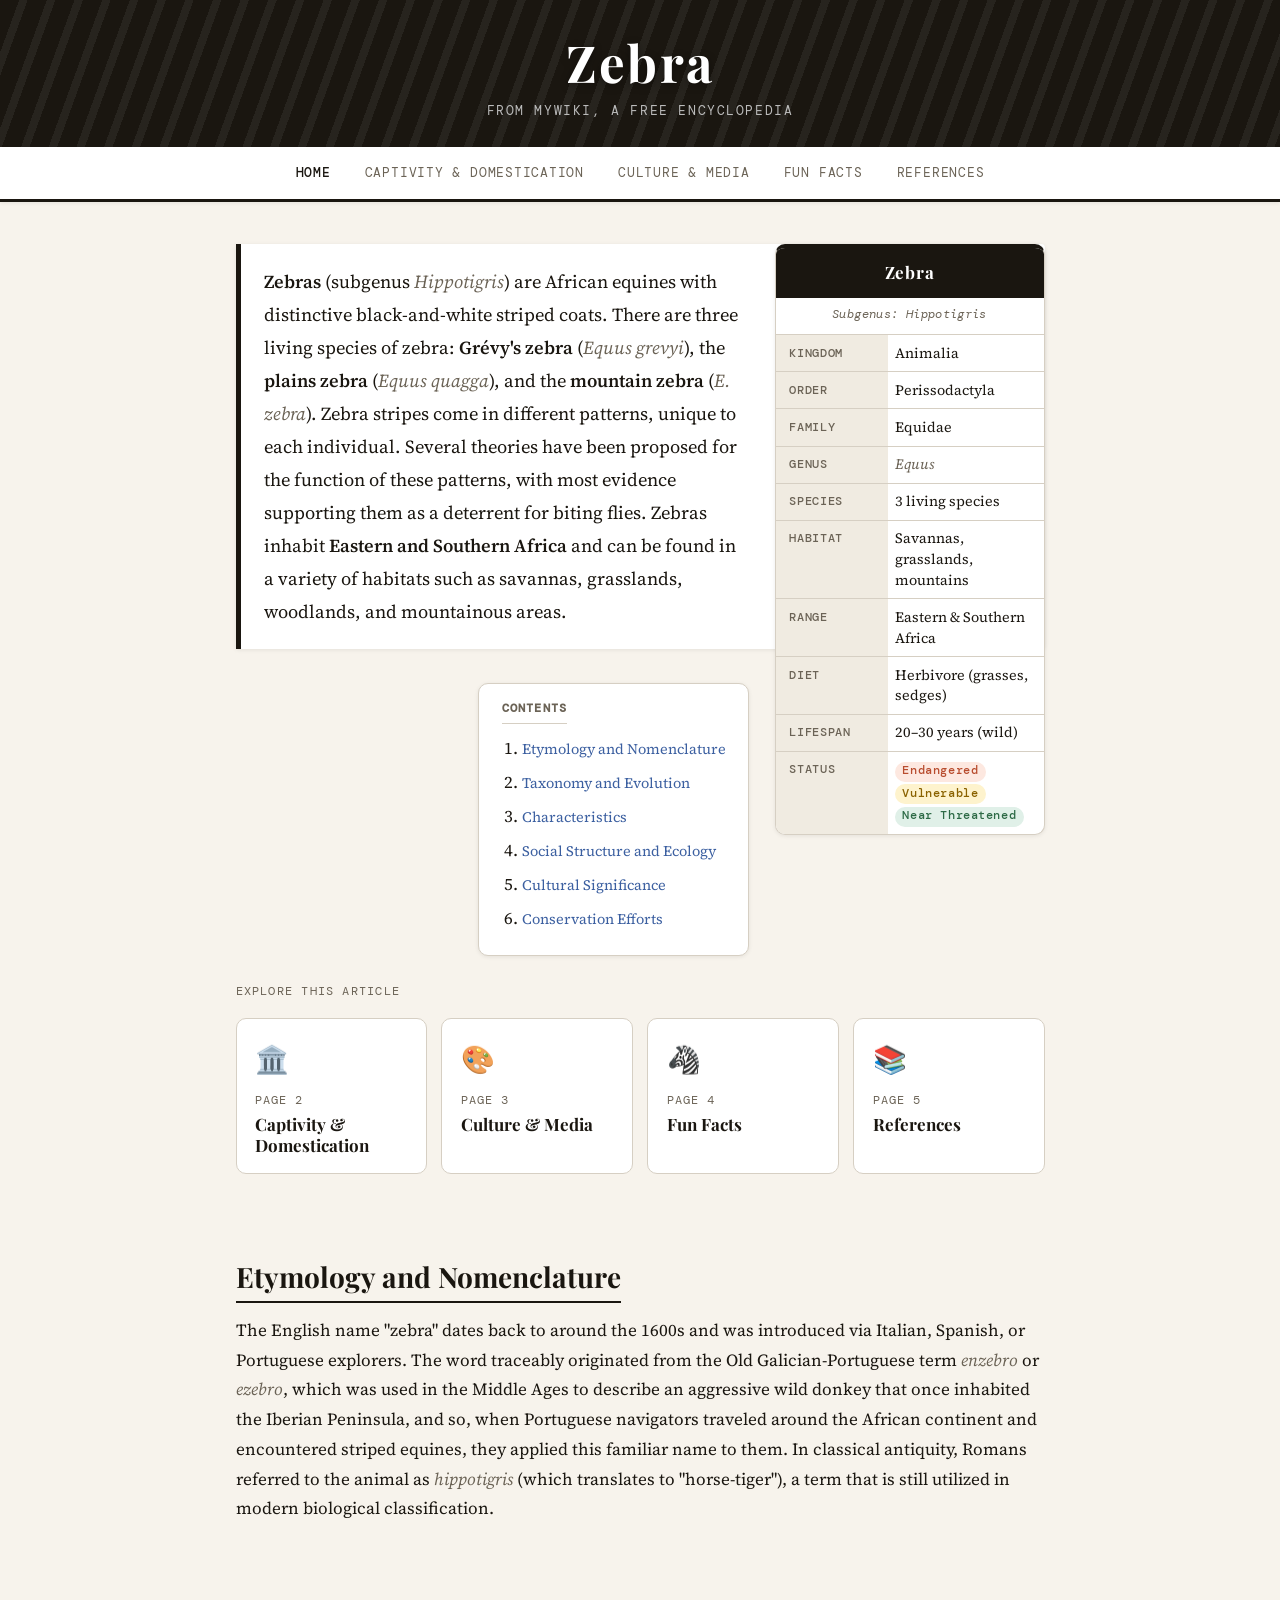
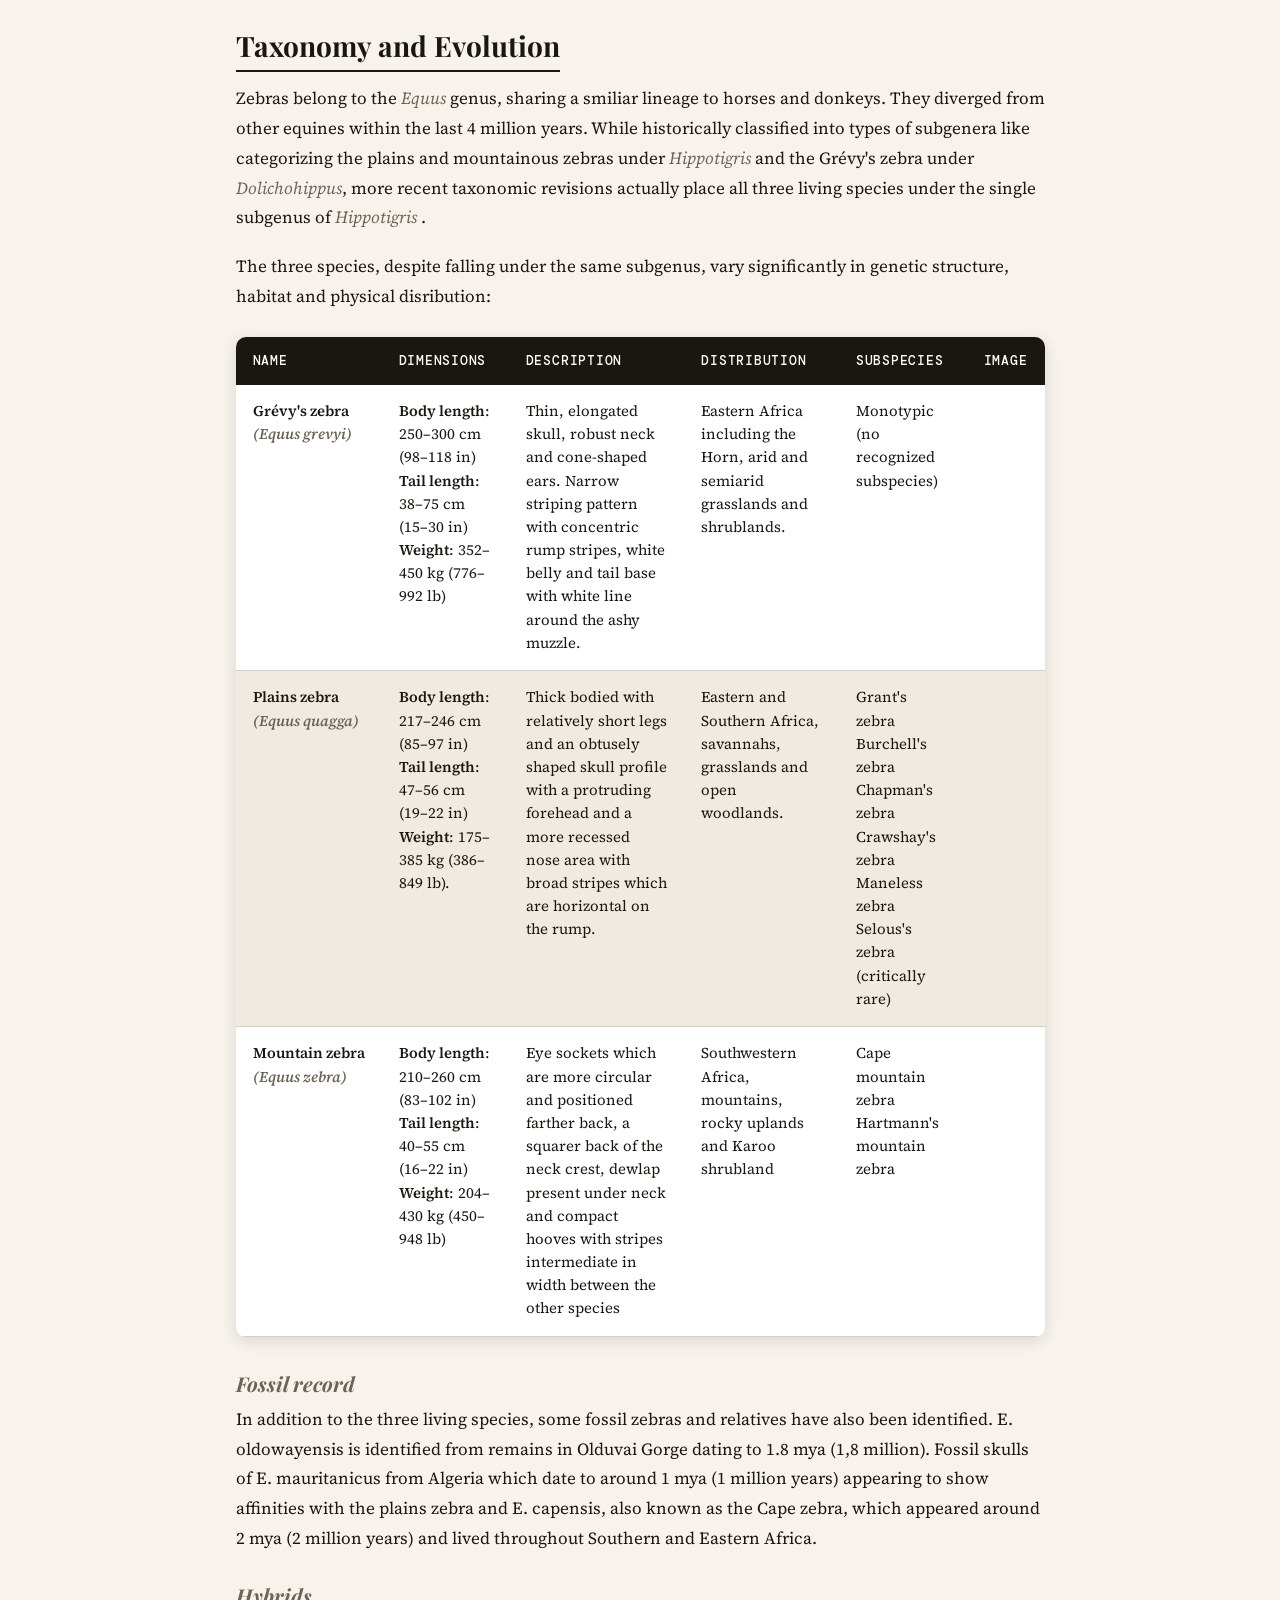
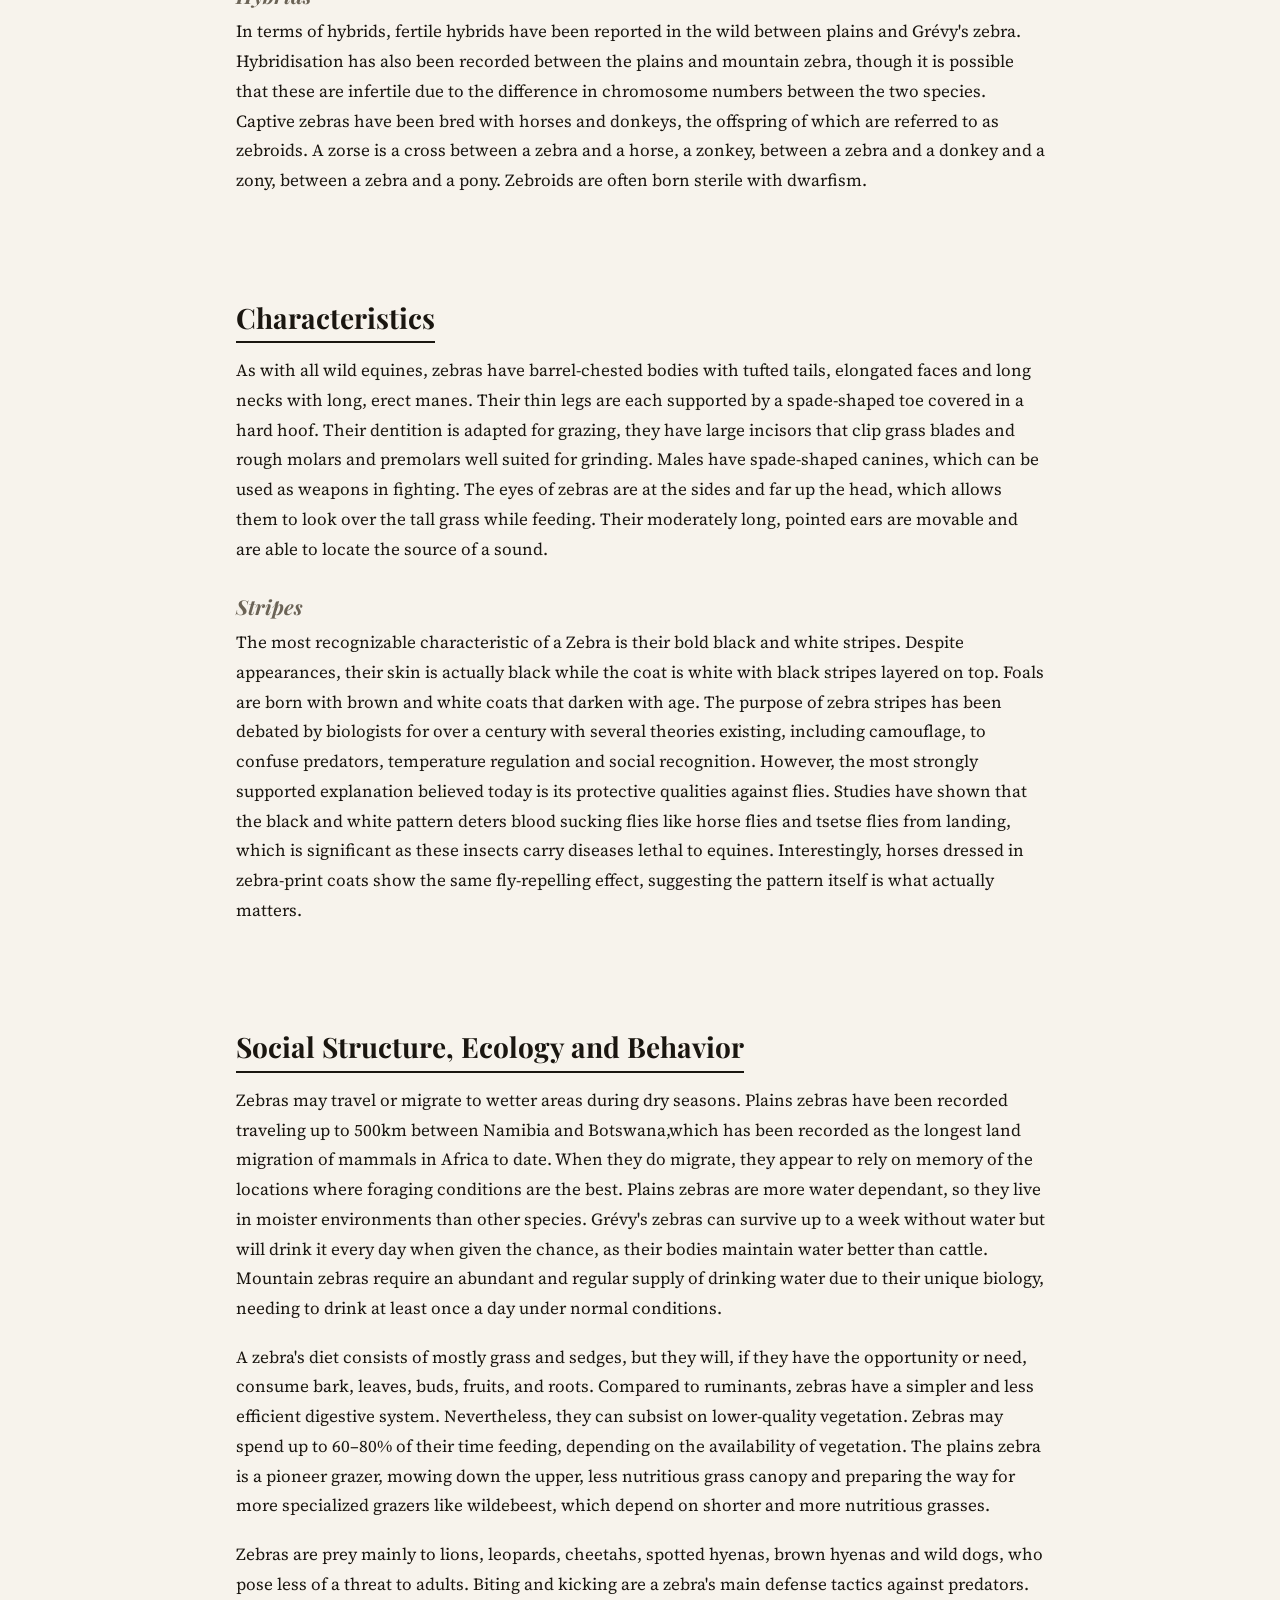
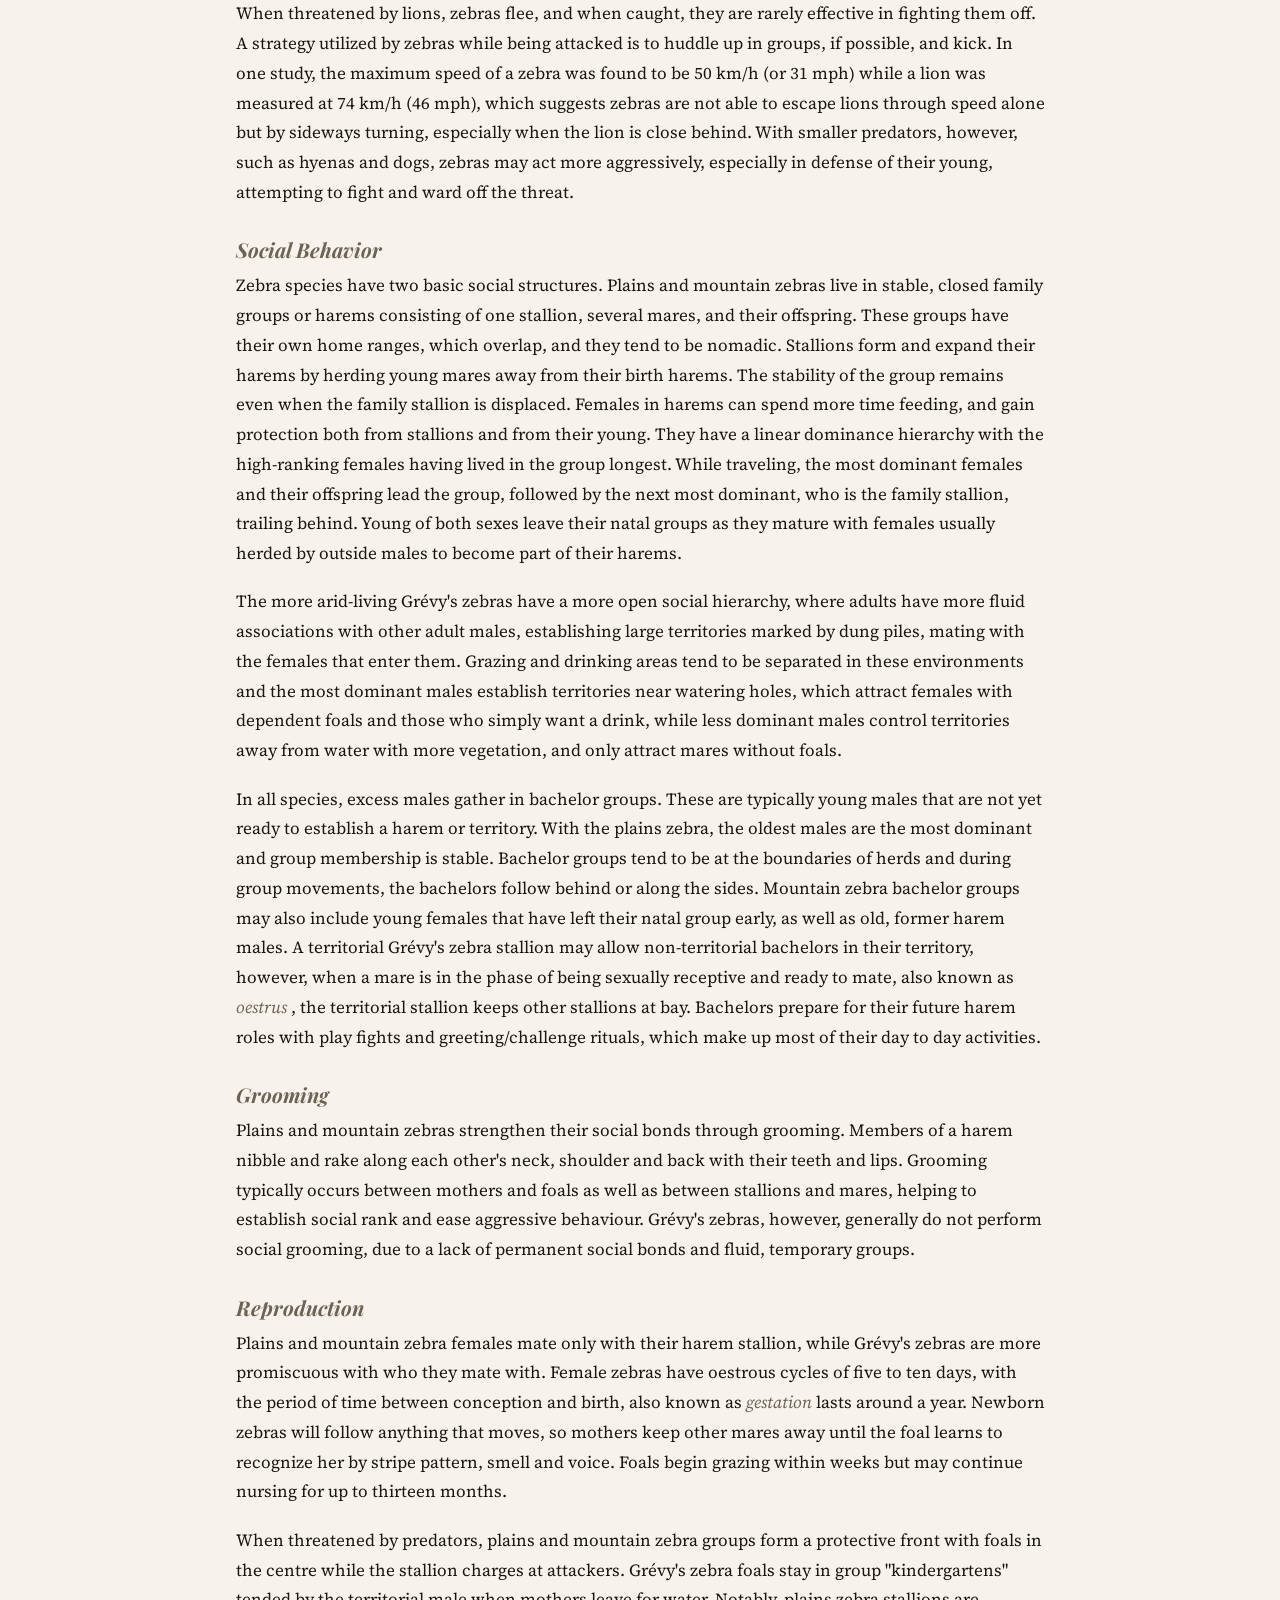
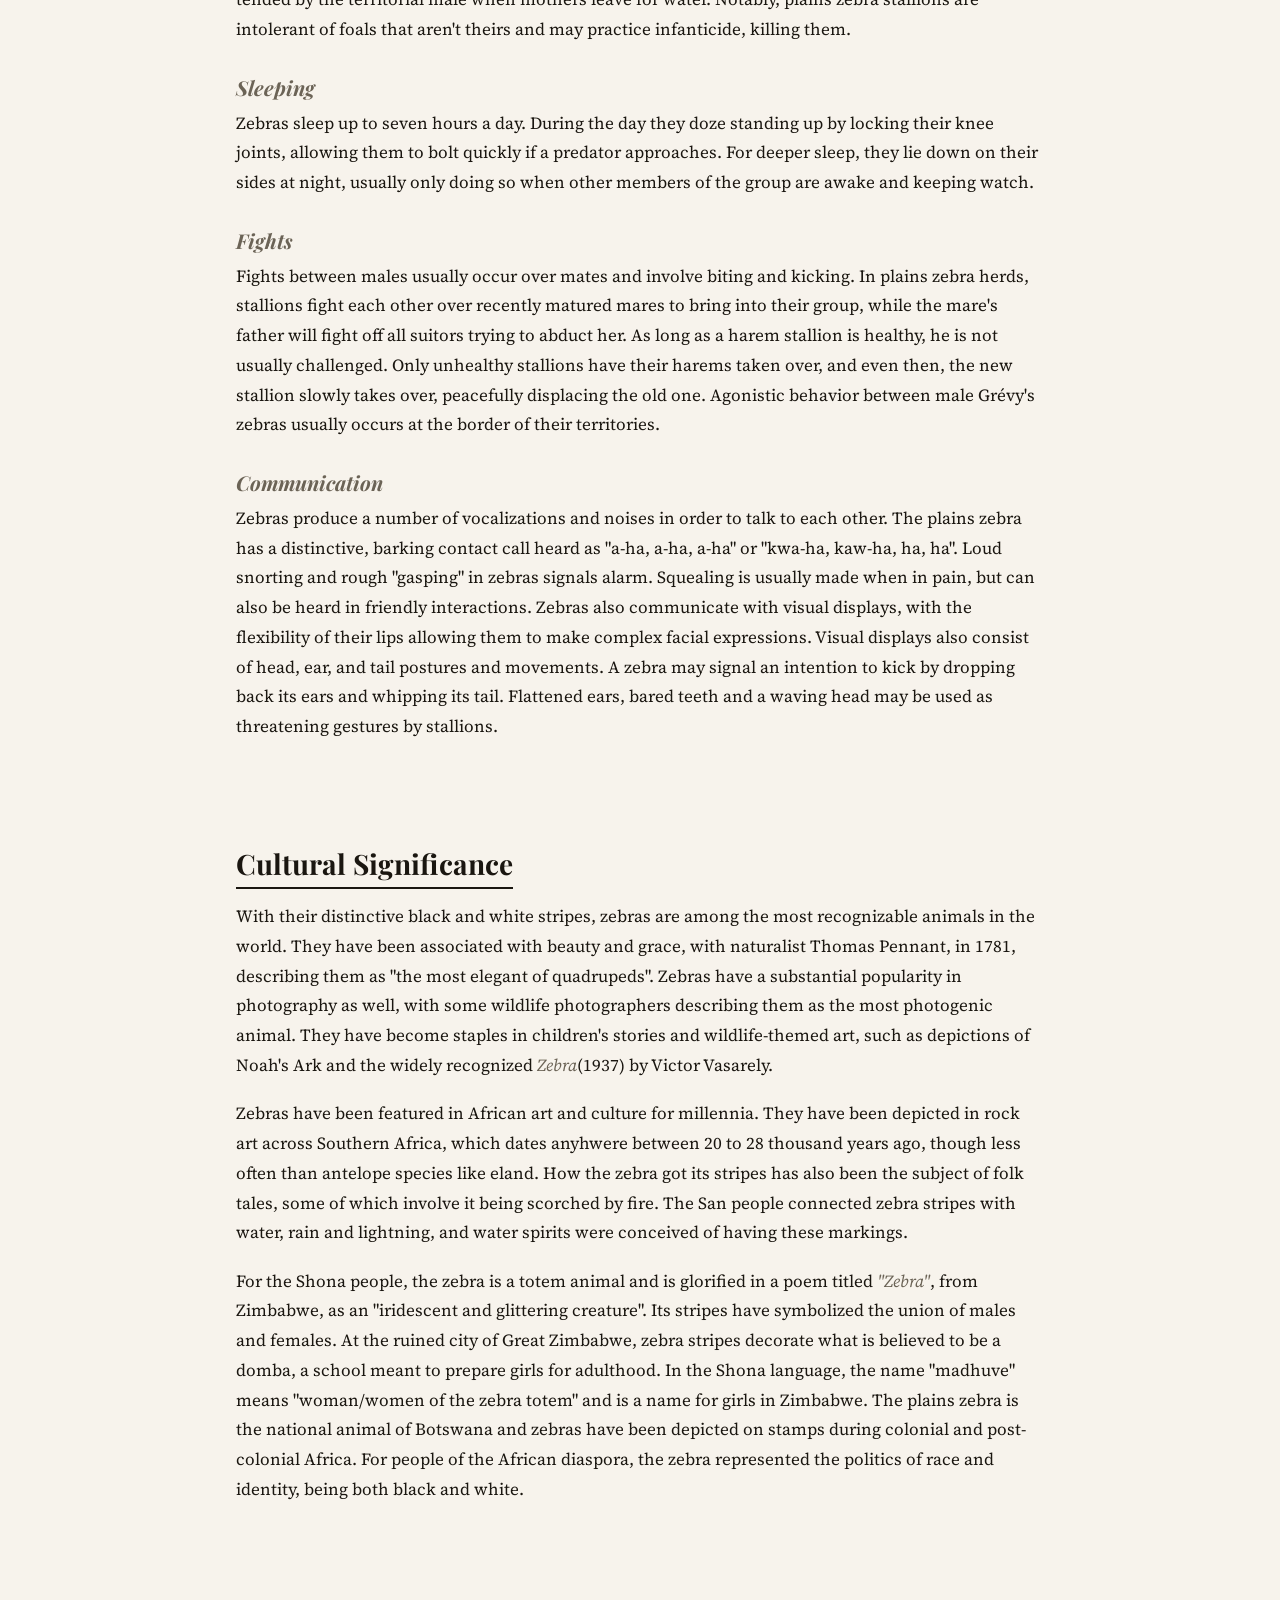
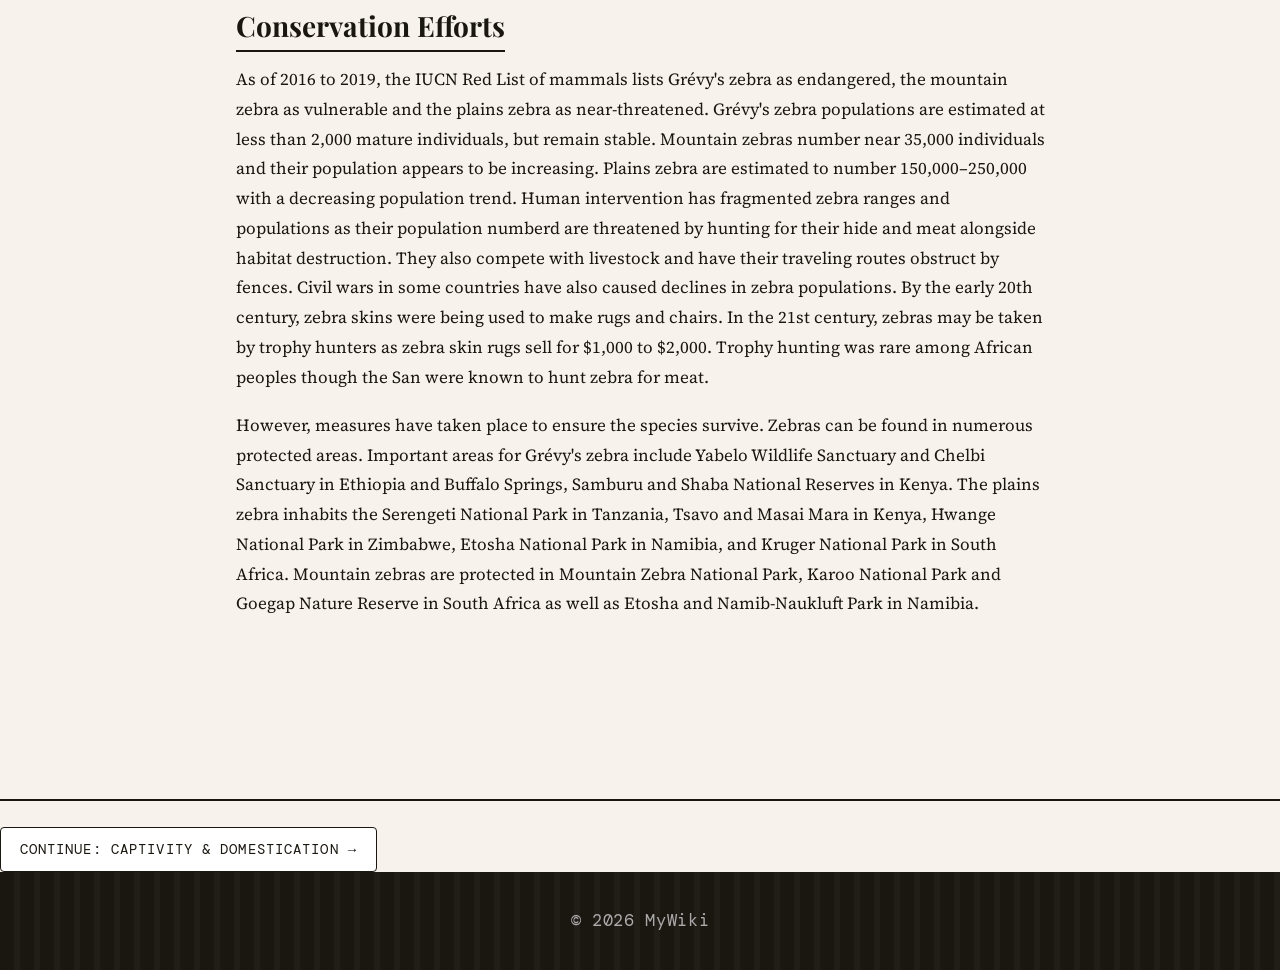
<file: index.html>
<!DOCTYPE html>
<html lang="en">
<head>
  <meta charset="UTF-8">
  <meta name="viewport" content="width=device-width, initial-scale=1.0">
  <title>Zebra - MyWiki</title>

  <link rel="stylesheet" href="style.css">
 <link rel="icon" href="favicon.svg" type="image/svg+xml">

</head>

<body>

<!-- Title -->
<header>
  <h1>Zebra</h1>
  <p>From MyWiki, a free encyclopedia</p>
</header>

<!--
    suggestion: style as horizontal nav bar
      -->
<nav aria-label="Site navigation">
  <ul>
    <li><a href="index.html" class="active">Home</a></li>
    <li><a href="captivity.html">Captivity &amp; Domestication</a></li>
    <li><a href="culture.html">Culture &amp; Media</a></li>
    <li><a href="funfacts.html">Fun Facts</a></li>
    <li><a href="references.html">References</a></li>
  </ul>
</nav>

<main>

  <!-- Top Section: Intro + Infobox -->
  <div class="top-section">

    <!-- Main Text (LEFT SIDE) -->
    <div class="content">

      <!-- Lead paragraph -->

      <p>
        <strong>Zebras</strong> (subgenus <em>Hippotigris</em>) are African equines with distinctive black-and-white striped coats.
        There are three living species of zebra: <strong>Grévy's zebra</strong> (<em>Equus grevyi</em>),
        the <strong>plains zebra</strong> (<em>Equus quagga</em>), and the <strong>mountain zebra</strong> (<em>E. zebra</em>).
        Zebra stripes come in different patterns, unique to each individual. Several theories have been proposed
        for the function of these patterns, with most evidence supporting them as a deterrent for biting flies.
        Zebras inhabit <strong>Eastern and Southern Africa</strong> and can be found in a variety of habitats
        such as savannas, grasslands, woodlands, and mountainous areas.
      </p>
      <!-- Table of Contents -->
      <!-- This table of contents should be placed on the left, like a wiki page, so that it is visible at all times -->
      <nav class="toc">
        <h2>Contents</h2>
        <ol>
          <li><a href="#EtymologyAndNomenclature">Etymology and Nomenclature</a></li>
          <li><a href="#TaxonomyAndEvolution">Taxonomy and Evolution</a></li>
          <li><a href="#Characteristics">Characteristics</a></li>
          <li><a href="#SocialStructure,EcologyAndBehaviour">Social Structure and Ecology</a></li>
          <li><a href="#CulturalSignificance">Cultural Significance</a></li>
          <li><a href="#ConservationEfforts">Conservation Efforts</a></li>
        </ol>
      </nav>

    </div>

  </div>

  <!-- MAIN BODY -->

  <section id="EtymologyAndNomenclature">
    <h2>Etymology and Nomenclature</h2>
    <p>
      The English name "zebra" dates back to around the 1600s and was introduced via Italian, Spanish, or Portuguese explorers.
      The word traceably originated from the Old Galician-Portuguese term <em>enzebro</em> or <em>ezebro</em>, which was used in the Middle Ages to describe an aggressive wild donkey that once inhabited the Iberian Peninsula, and so,
      when Portuguese navigators traveled around the African continent and encountered striped equines, they applied this familiar name to them.
      In classical antiquity, Romans referred to the animal as <em>hippotigris</em> (which translates to "horse-tiger"), a term that is still utilized in modern biological classification.
    </p>
  </section>

  <section id="TaxonomyAndEvolution">
    <h2>Taxonomy and Evolution</h2>
    <p>
      Zebras belong to the <em> Equus </em> genus, sharing a smiliar lineage to horses and donkeys. They diverged from other equines within the last 4 million years.
      While historically classified into types of subgenera like categorizing the plains and mountainous zebras under <em> Hippotigris </em> and the Grévy's zebra under <em> Dolichohippus</em>,
      more recent taxonomic revisions actually place all three living species under the single subgenus of <em> Hippotigris </em> .
    </p>

    <p>
      The three species, despite falling under the same subgenus, vary significantly in genetic structure, habitat and physical disribution:
    </p>
    <table border="1" class="species-comparison-table" style="border-collapse: collapse; width: 100%;">   <!-- this is just a placeholder table, we can make a more stylised and better looking one -->
      <thead>
      <tr style="background-color: #f8f9fa;">
        <th>Name</th>
        <th>Dimensions</th>
        <th>Description</th>
        <th>Distribution</th>
        <th>Subspecies</th>
        <th>Image</th>
      </tr>
      </thead>
      <tbody>

      <tr>
        <td><strong>Grévy's zebra</strong><br><em>(Equus grevyi)</em></td>
        <td> <strong>Body length</strong>: 250–300 cm (98–118 in) <br>
          <strong>Tail length</strong>: 38–75 cm (15–30 in) <br>
          <strong>Weight</strong>: 352–450 kg (776–992 lb)<br>
        </td>
        <td>
          Thin, elongated skull, robust neck and cone-shaped  ears. Narrow striping pattern with concentric rump stripes, white belly and tail base with white line around the ashy muzzle.
        </td>
        <td>
          Eastern Africa including the Horn, arid and semiarid grasslands and shrublands.
        </td>
        <td>
          Monotypic (no recognized subspecies)
        </td>
        <td> <!-- Add an image of a Grevy's zebra here --></td>
      </tr>

      <tr>
        <td><strong>Plains zebra</strong><br><em>(Equus quagga)</em></td>
        <td>
          <strong>Body length</strong>: 217–246 cm (85–97 in)<br>
          <strong>Tail length</strong>: 47–56 cm (19–22 in)<br>
          <strong>Weight</strong>: 175–385 kg (386–849 lb).<br>
        </td>
        <td>
          Thick bodied with relatively short legs and an obtusely shaped skull profile with a protruding forehead and a more recessed nose area with broad stripes which are horizontal on the rump.
        </td>
        <td>
          Eastern and Southern Africa, savannahs, grasslands and open woodlands.
        </td>
        <td>
          Grant's zebra <br>
          Burchell's zebra <br>
          Chapman's zebra <br>
          Crawshay's zebra <br>
          Maneless zebra <br>
          Selous's zebra (critically rare)<br>
        </td>
        <td><!-- Add an image of a plains zebra here --></td>
      </tr>

      <tr>
        <td><strong>Mountain zebra</strong><br><em>(Equus zebra)</em></td>
        <td>
          <strong>Body length</strong>: 210–260 cm (83–102 in)<br>
          <strong>Tail length</strong>: 40–55 cm (16–22 in)<br>
          <strong>Weight</strong>: 204–430 kg (450–948 lb)<br>
        </td>
        <td>
          Eye sockets which are more circular and positioned farther back, a squarer back of the neck crest, dewlap present under neck and compact hooves with stripes intermediate in width between the other species
        </td>
        <td>
          Southwestern Africa, mountains, rocky uplands and Karoo shrubland
        </td>
        <td>
          Cape mountain zebra <br>
          Hartmann's mountain zebra <br>
        </td>
        <td><!-- Add an image of a mountain zebra here --></td>
      </tr>

      </tbody>
    </table>

    <h3>Fossil record</h3>
    <p>
      In addition to the three living species, some fossil zebras and relatives have also been identified. E. oldowayensis is identified from remains in Olduvai Gorge dating to 1.8 mya (1,8 million). Fossil skulls of E. mauritanicus from Algeria which date to around 1 mya (1 million years) appearing to show affinities with the plains zebra and E. capensis, also known as the Cape zebra, which appeared around 2 mya (2 million years) and lived throughout Southern and Eastern Africa.
    </p>

    <h3>Hybrids</h3>
    <p>
      In terms of hybrids, fertile hybrids have been reported in the wild between plains and Grévy's zebra. Hybridisation has also been recorded between the plains and mountain zebra, though it is possible that these are infertile due to the difference in chromosome numbers between the two species. Captive zebras have been bred with horses and donkeys, the offspring of which are referred to as zebroids. A zorse is a cross between a zebra and a horse, a zonkey, between a zebra and a donkey and a zony, between a zebra and a pony. Zebroids are often born sterile with dwarfism.
    </p>
  </section>

  <section id="Characteristics">
    <h2>Characteristics</h2>
    <p>
      As with all wild equines, zebras have barrel-chested bodies with tufted tails, elongated faces and long necks with long, erect manes. Their thin legs are each supported by a spade-shaped toe covered in a hard hoof. Their dentition is adapted for grazing, they have large incisors that clip grass blades and rough molars and premolars well suited for grinding. Males have spade-shaped canines, which can be used as weapons in fighting. The eyes of zebras are at the sides and far up the head, which allows them to look over the tall grass while feeding. Their moderately long, pointed ears are movable and are able to locate the source of a sound.
    </p>

    <h3> Stripes </h3>
    <p>
      The most recognizable characteristic of a Zebra is their bold black and white stripes. Despite appearances, their skin is actually black while the coat is white with black stripes layered on top. Foals are born with brown and white coats that darken with age. The purpose of zebra stripes has been debated by biologists for over a century with several theories existing, including camouflage,  to confuse predators, temperature regulation and social recognition. However, the most strongly supported explanation believed today is its protective qualities against flies. Studies have shown that the black and white pattern deters blood sucking flies like horse flies and
      tsetse flies from landing, which is significant as these insects carry diseases lethal to equines. Interestingly, horses dressed in zebra-print coats show the same fly-repelling effect, suggesting the pattern itself is what actually matters.
    </p>
  </section>

  <section id="SocialStructure,EcologyAndBehaviour">
    <h2>Social Structure, Ecology and Behavior</h2>
    <p>
     Zebras may travel or migrate to wetter areas during dry seasons. Plains zebras have been recorded traveling up to 500km between Namibia and Botswana,which has been recorded as the longest land migration of mammals in Africa to date.
      When they do migrate, they appear to rely on memory of the locations where foraging conditions are the best. Plains zebras are more water dependant, so they live in moister environments than other species.
      Grévy's zebras can survive up to a week without water but will drink it every day when given the chance, as their bodies maintain water better than cattle.
      Mountain zebras require an abundant and regular supply of drinking water due to their unique biology, needing to drink at least once a day under normal conditions.
    </p>

    <p>
      A zebra's diet consists of mostly grass and sedges, but they will, if they have the opportunity or need, consume bark, leaves, buds, fruits, and roots. Compared to ruminants, zebras have a simpler and less efficient digestive system. Nevertheless, they can subsist on lower-quality vegetation. Zebras may spend up to 60–80% of their time feeding, depending on the availability of vegetation. The plains zebra is a pioneer grazer, mowing down the upper, less nutritious grass canopy and preparing the way for more specialized grazers like wildebeest, which depend on shorter and more nutritious grasses.
    </p>

    <p>
      Zebras are prey mainly to lions, leopards, cheetahs, spotted hyenas, brown hyenas and wild dogs, who pose less of a threat to adults. Biting and kicking are a zebra's main defense tactics against predators. When threatened by lions, zebras flee, and when caught, they are rarely effective in fighting them off. A strategy utilized by zebras while being attacked is to huddle up in groups, if possible, and kick. In one study, the maximum speed of a zebra was found to be 50 km/h (or 31 mph) while a lion was measured at 74 km/h (46 mph), which suggests zebras are not able to escape lions through speed alone but by sideways turning, especially when the lion is close behind. With smaller predators, however, such as hyenas and dogs, zebras may act more aggressively, especially in defense of their young, attempting to fight and ward off the threat.
    </p>

    <h3> Social Behavior </h3>

    <p>
      Zebra species have two basic social structures. Plains and mountain zebras live in stable, closed family groups or harems consisting of one stallion, several mares, and their offspring. These groups have their own home ranges, which overlap, and they tend to be nomadic. Stallions form and expand their harems by herding young mares away from their birth harems. The stability of the group remains even when the family stallion is displaced. Females in harems can spend more time feeding, and gain protection both from stallions and from their young. They have a linear dominance hierarchy with the high-ranking females having lived in the group longest. While traveling, the most dominant females and their offspring lead the group, followed by the next most dominant, who is the family stallion, trailing behind. Young of both sexes leave their natal groups as they mature with females usually herded by outside males to become part of their harems.
    </p>

    <p>
       The more arid-living Grévy's zebras have a more open social hierarchy, where adults have more fluid associations with other adult males, establishing large territories marked by dung piles, mating with the females that enter them. Grazing and drinking areas tend to be separated in these environments and the most dominant males establish territories near watering holes, which attract females with dependent foals and those who simply want a drink, while less dominant males control territories away from water with more vegetation, and only attract mares without foals.
    </p>

    <p>
      In all species, excess males gather in bachelor groups. These are typically young males that are not yet ready to establish a harem or territory. With the plains zebra, the oldest males are the most dominant and group membership is stable. Bachelor groups tend to be at the boundaries of herds and during group movements, the bachelors follow behind or along the sides. Mountain zebra bachelor groups may also include young females that have left their natal group early, as well as old, former harem males. A territorial Grévy's zebra stallion may allow non-territorial bachelors in their territory, however, when a mare is in the phase of being sexually receptive and ready to mate, also known as <em> oestrus </em> , the territorial stallion keeps other stallions at bay. Bachelors prepare for their future harem roles with play fights and greeting/challenge rituals, which make up most of their day to day activities.
    </p>

    <h3>Grooming</h3>
    <p>
      Plains and mountain zebras strengthen their social bonds through grooming. Members of a harem nibble and rake along each other's neck, shoulder and back with their teeth and lips. Grooming typically occurs between mothers and foals as well as between stallions and mares, helping to establish social rank and ease aggressive behaviour. Grévy's zebras, however, generally do not perform social grooming, due to a lack of permanent social bonds and fluid, temporary groups.
    </p>

    <h3>Reproduction</h3>
    <p>
      Plains and mountain zebra females mate only with their harem stallion, while Grévy's zebras are more promiscuous with who they mate with. Female zebras have oestrous cycles of five to ten days, with the period of time between conception and birth, also known as <em>gestation</em> lasts around a year. Newborn zebras will follow anything that moves, so mothers keep other mares away until the foal learns to recognize her by stripe pattern, smell and voice. Foals begin grazing within weeks but may continue nursing for up to thirteen months.
    </p>
    <p>
      When threatened by predators, plains and mountain zebra groups form a protective front with foals in the centre while the stallion charges at attackers. Grévy's zebra foals stay in group "kindergartens" tended by the territorial male when mothers leave for water. Notably, plains zebra stallions are intolerant of foals that aren't theirs and may practice infanticide, killing them.
    </p>

    <h3>Sleeping</h3>
    <p>
      Zebras sleep up to seven hours a day. During the day they doze standing up by locking their knee joints, allowing them to bolt quickly if a predator approaches. For deeper sleep, they lie down on their sides at night, usually only doing so when other members of the group are awake and keeping watch.
    </p>

    <h3>Fights</h3>
    <p>
      Fights between males usually occur over mates and involve biting and kicking. In plains zebra herds, stallions fight each other over recently matured mares to bring into their group, while the mare's father will fight off all suitors trying to abduct her. As long as a harem stallion is healthy, he is not usually challenged. Only unhealthy stallions have their harems taken over, and even then, the new stallion slowly takes over, peacefully displacing the old one. Agonistic behavior between male Grévy's zebras usually occurs at the border of their territories.
    </p>

    <h3>Communication</h3>
    <p>
      Zebras produce a number of vocalizations and noises in order to talk to each other. The plains zebra has a distinctive, barking contact call heard as "a-ha, a-ha, a-ha" or "kwa-ha, kaw-ha, ha, ha". Loud snorting and rough "gasping" in zebras signals alarm. Squealing is usually made when in pain, but can also be heard in friendly interactions. Zebras also communicate with visual displays, with the flexibility of their lips allowing them to make complex facial expressions. Visual displays also consist of head, ear, and tail postures and movements. A zebra may signal an intention to kick by dropping back its ears and whipping its tail. Flattened ears, bared teeth and a waving head may be used as threatening gestures by stallions.
    </p>
  </section>

  <section id="CulturalSignificance">
    <h2>Cultural Significance</h2>
    <p>
      With their distinctive black and white stripes, zebras are among the most recognizable animals in the world. They have been associated with beauty and grace, with naturalist Thomas Pennant, in 1781, describing them as "the most elegant of quadrupeds". Zebras have a substantial popularity in photography as well, with some wildlife photographers describing them as the most photogenic animal. They have become staples in children's stories and wildlife-themed art, such as depictions of Noah's Ark and the widely recognized <em>Zebra</em>(1937) by Victor Vasarely.
    </p>
    <p>
      Zebras have been featured in African art and culture for millennia. They have been depicted in rock art across Southern Africa, which dates anyhwere between 20 to 28 thousand years ago, though less often than antelope species like eland. How the zebra got its stripes has also been the subject of folk tales, some of which involve it being scorched by fire. The San people connected zebra stripes with water, rain and lightning, and water spirits were conceived of having these markings.
    </p>
    <p>
      For the Shona people, the zebra is a totem animal and is glorified in a poem titled <em>"Zebra"</em>, from Zimbabwe, as an "iridescent and glittering creature". Its stripes have symbolized the union of males and females. At the ruined city of Great Zimbabwe, zebra stripes decorate what is believed to be a domba, a school meant to prepare girls for adulthood. In the Shona language, the name "madhuve" means "woman/women of the zebra totem" and is a name for girls in Zimbabwe. The plains zebra is the national animal of Botswana and zebras have been depicted on stamps during colonial and post-colonial Africa. For people of the African diaspora, the zebra represented the politics of race and identity, being both black and white.
    </p>
  </section>

  <section id="ConservationEfforts">
    <h2> Conservation Efforts </h2>
    <p>
      As of 2016 to 2019, the IUCN Red List of mammals lists Grévy's zebra as endangered, the mountain zebra as vulnerable and the plains zebra as near-threatened. Grévy's zebra populations are estimated at less than 2,000 mature individuals, but remain stable. Mountain zebras number near 35,000 individuals and their population appears to be increasing. Plains zebra are estimated to number 150,000–250,000 with a decreasing population trend. Human intervention has fragmented zebra ranges and populations as their population numberd are threatened by hunting for their hide and meat alongside habitat destruction. They also compete with livestock and have their traveling routes obstruct by fences. Civil wars in some countries have also caused declines in zebra populations. By the early 20th century, zebra skins were being used to make rugs and chairs. In the 21st century, zebras may be taken by trophy hunters as zebra skin rugs sell for $1,000 to $2,000. Trophy hunting was rare among African peoples though the San were known to hunt zebra for meat.
    </p>

    <p>
      However, measures have taken place to ensure the species survive. Zebras can be found in numerous protected areas. Important areas for Grévy's zebra include Yabelo Wildlife Sanctuary and Chelbi Sanctuary in Ethiopia and Buffalo Springs, Samburu and Shaba National Reserves in Kenya. The plains zebra inhabits the Serengeti National Park in Tanzania, Tsavo and Masai Mara in Kenya, Hwange National Park in Zimbabwe, Etosha National Park in Namibia, and Kruger National Park in South Africa. Mountain zebras are protected in Mountain Zebra National Park, Karoo National Park and Goegap Nature Reserve in South Africa as well as Etosha and Namib-Naukluft Park in Namibia.
    </p>
  </section>

</main>
<!--
     PAGE NAV - continue to next page
     suggestion:style as a bottom nav bar
-->
<nav class="page-nav" aria-label="Continue reading">
  <a href="captivity.html">Continue: Captivity &amp; Domestication &rarr;</a>
</nav>

<footer>
  <p>© 2026 MyWiki</p>
</footer>

<script src="main.js"></script>
</body>
</html>
</file>
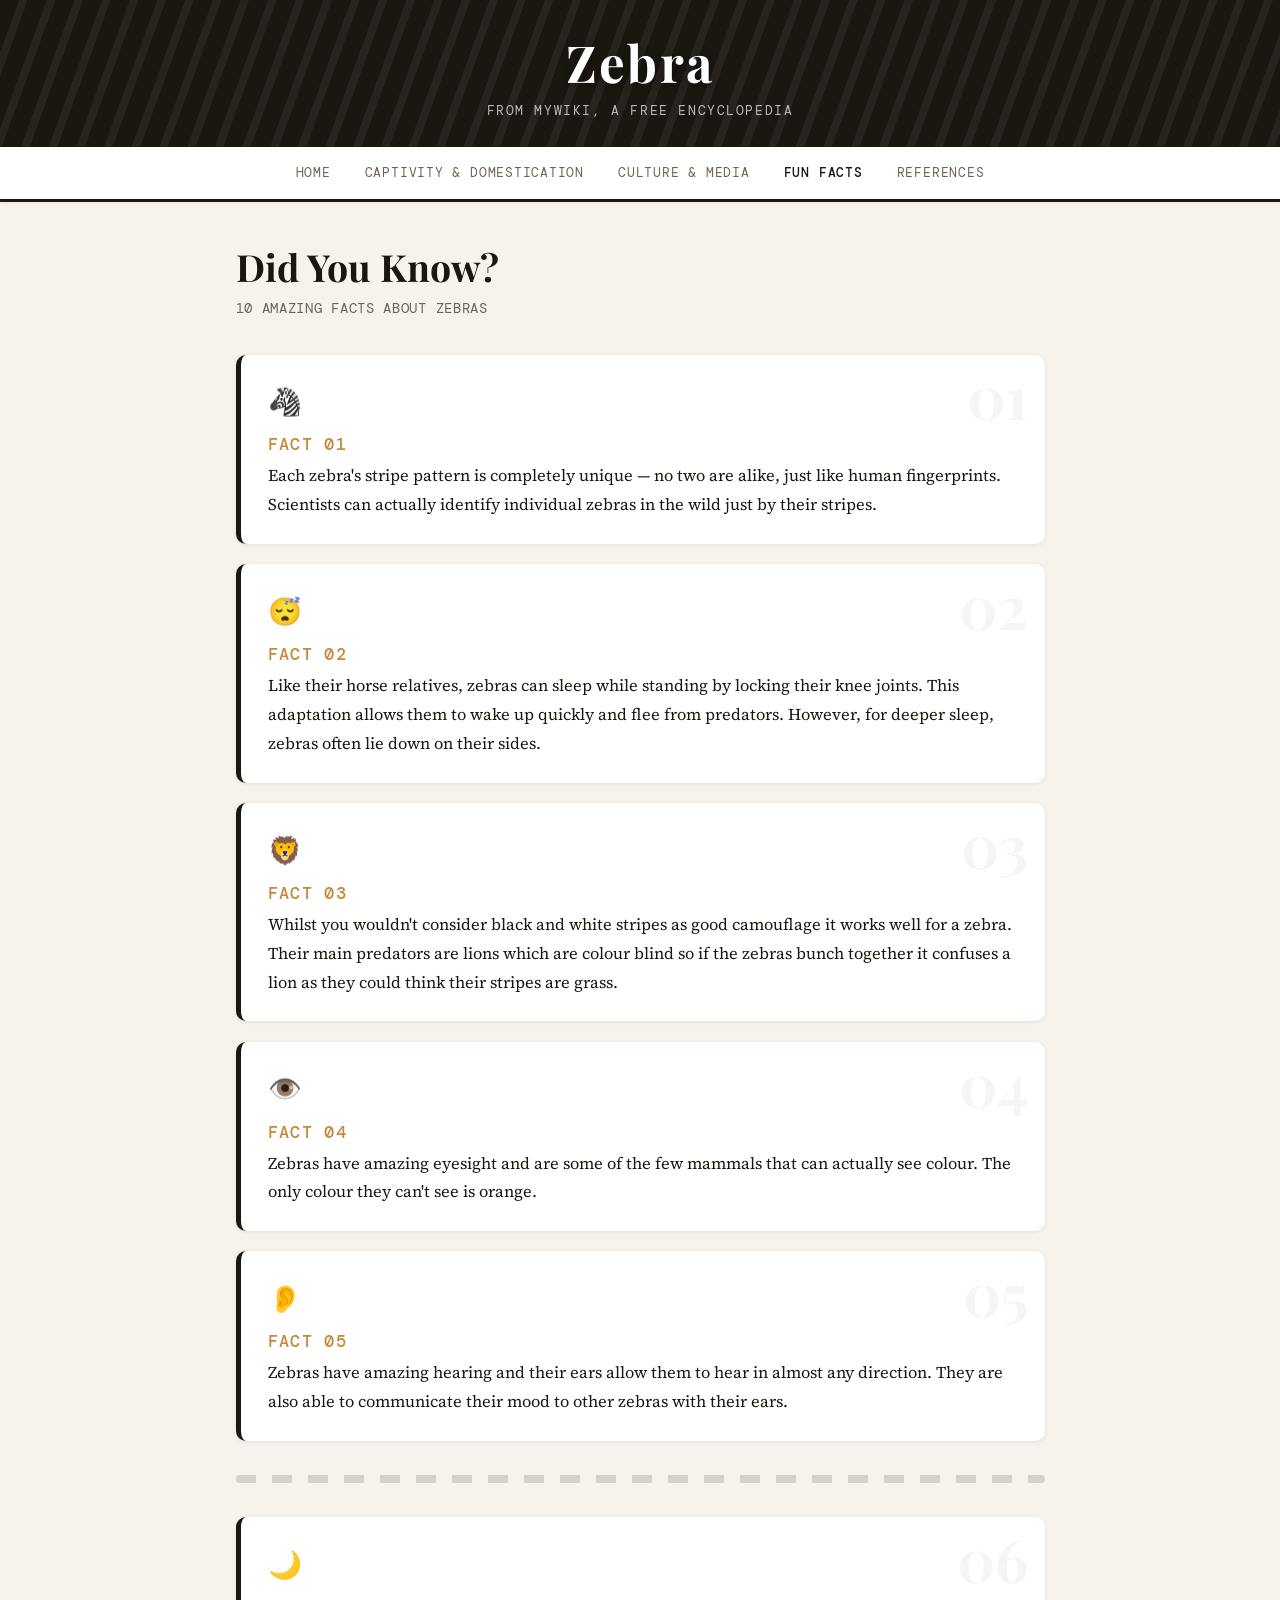
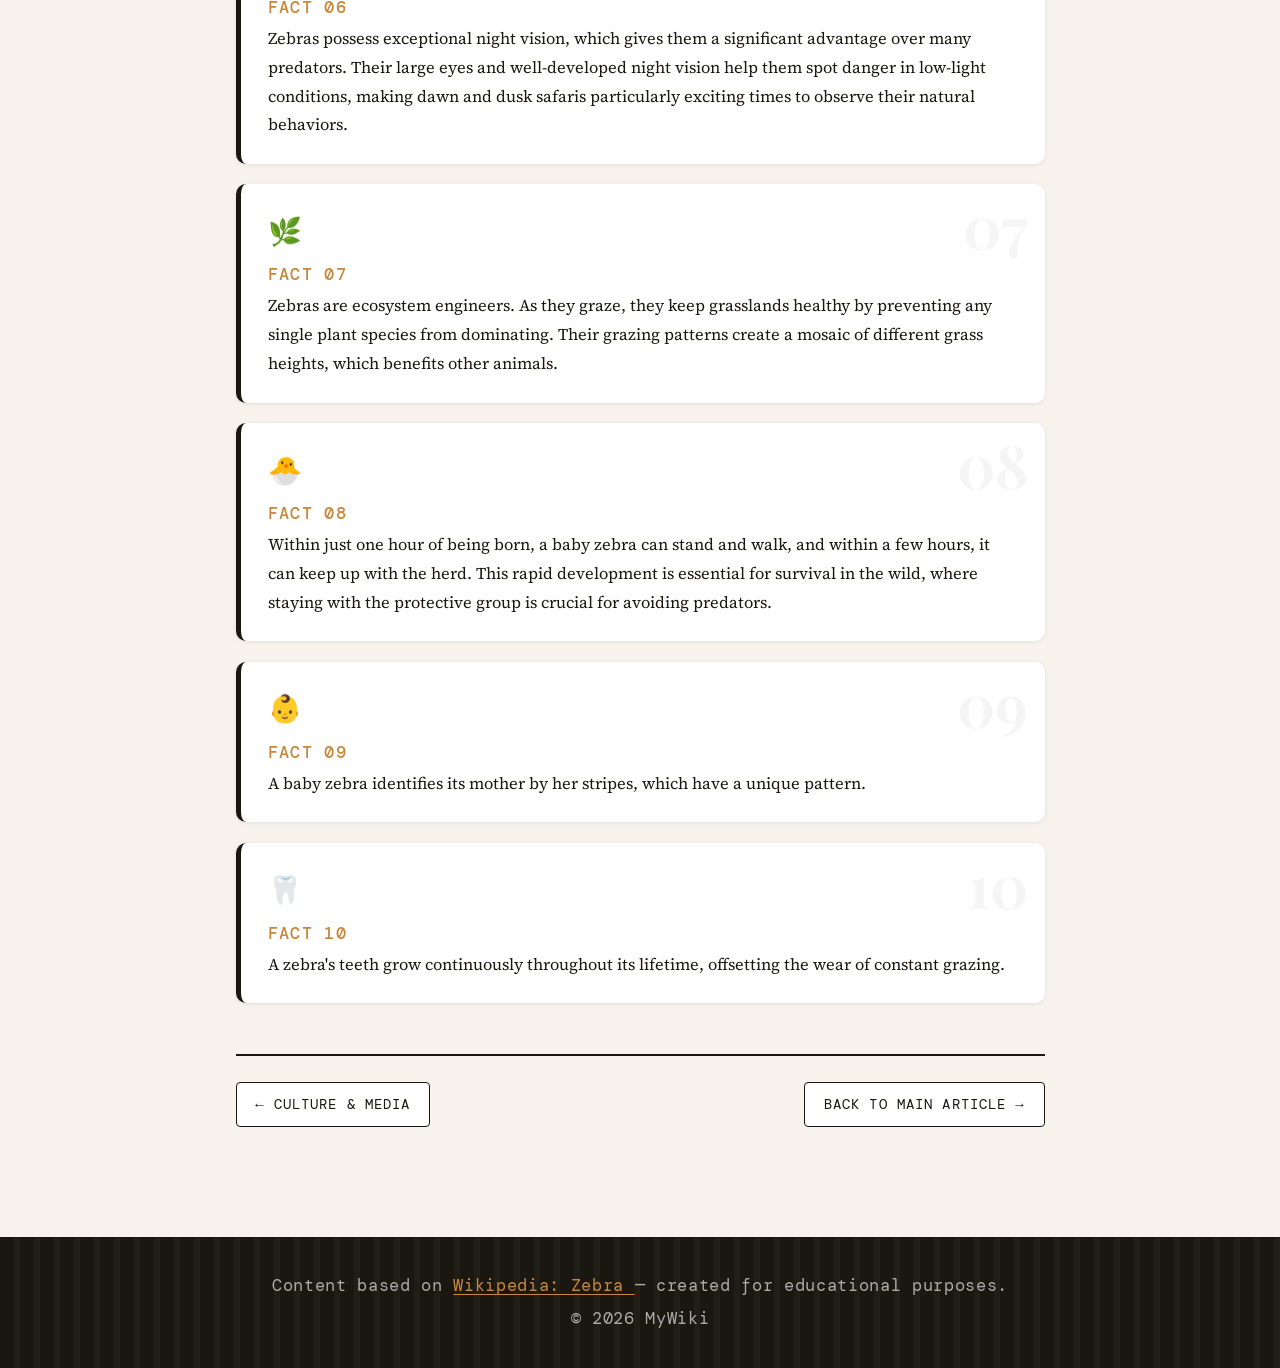
<file: funfacts.html>
<!DOCTYPE html>
<html lang="en">

<head>
  <meta charset="UTF-8">
  <meta name="viewport" content="width=device-width, initial-scale=1.0">
  <meta name="description" content="Fun facts about zebras - MyWiki">
  <title>Zebra - Fun Facts | MyWiki</title>

  <!--
       CSS suggestion - teammate links stylesheet here
  -->
  <link rel="stylesheet" href="style.css">
  <link rel="icon" href="favicon.svg" type="image/svg+xml">
</head>

<body>

  <!--
       HEADER
       CSS suggestion: match styling to index.html header
   -->
  <header>
    <h1>Zebra</h1>
    <p>From MyWiki, a free encyclopedia</p>
  </header>

  <!--
       SITE NAV - links to all pages
       CSS suggestion: style as horizontal nav bar across top
       JS suggestion: could highlight active page
   -->
  <nav aria-label="Site navigation">
    <ul>
      <li><a href="index.html">Home</a></li>
      <li><a href="captivity.html">Captivity &amp; Domestication</a></li>
      <li><a href="culture.html">Culture &amp; Media</a></li>
      <li><a href="funfacts.html" class="active">Fun Facts</a></li>
      <li><a href="references.html">References</a></li>
    </ul>
  </nav>

  <main>

    <!--
         JS suggestion: could make these into flip cards,
         a random fact generator, or a quiz format
     -->

    <h2> Fun Fact Number 1!</h2>
    <p>
      Each zebra's stripe pattern is completely unique — no two are alike, just like human fingerprints. Scientists can actually identify individual zebras in the wild just by their stripes.
    </p>

    <h2> Fun Fact Number 2!</h2>
    <p>
      Like their horse relatives, zebras can sleep while standing by locking their knee joints. This adaptation allows them to wake up quickly and flee from predators.

      However, for deeper sleep, zebras often lie down on their sides.
    </p>

    <h2>Fun Fact Number 3!</h2>
    <p>
      Whilst you wouldn't consider black and white stripes as good camouflage it works well for a zebra. Their main predators are lions which are colour blind so if the zebras bunch together it confuses a lion as they could think their stripes are grass.
    </p>

    <h2>Fun Fact Number 4!</h2>
    <p>
      Zebras have amazing eyesight and are some of the few mammals that can actually see colour. The only colour they can't see is orange.
    </p>

    <h2>Fun Fact Number 5!</h2>
    <p>
      Zebras have amazing hearing and their ears allow them to hear in almost any direction. They are also able to communicate their mood to other zebras with their ears.
    </p>

    <h2>Fun Fact Number 6!</h2>
    <p>
      Zebras possess exceptional night vision, which gives them a significant advantage over many predators. Their large eyes and well-developed night vision help them spot danger in low-light conditions, making dawn and dusk safaris particularly exciting times to observe their natural behaviors.
    </p>

    <h2>Fun Fact Number 7!</h2>
    <p>
      Zebras are ecosystem engineers. As they graze, they keep grasslands healthy by preventing any single plant species from dominating. Their grazing patterns create a mosaic of different grass heights, which benefits other animals.
    </p>

    <h2>Fun Fact Number 8!</h2>
    <p>
      Within just one hour of being born, a baby zebra can stand and walk, and within a few hours, it can keep up with the herd. This rapid development is essential for survival in the wild, where staying with the protective group is crucial for avoiding predators.
    </p>

    <h2>Fun Fact Number 9!</h2>
    <p>
      A baby zebra identifies its mother by her stripes, which have a unique pattern.
    </p>

    <h2>Fun Fact Number 10!</h2>
    <p>
      A zebra's teeth grow continuously throughout its lifetime, offsetting the wear of constant grazing.
    </p>

    <!--
         PAGE NAV - back to main article
         CSS suggestion: style as bottom nav bar
      -->
    <nav class="page-nav" aria-label="Page navigation">
      <a href="culture.html">&larr; Culture &amp; Media</a>
      <a href="index.html">Back to Main Article &rarr;</a>
    </nav>

  </main>

  <!--
       FOOTER
       CSS suggestion: match index.html footer styling
   -->
  <footer>
    <p>
      Content based on
      <a href="https://en.wikipedia.org/wiki/Zebra" target="_blank" rel="noopener noreferrer">
        Wikipedia: Zebra
      </a>
      &mdash; created for educational purposes.
    </p>
    <p>&copy; 2026 MyWiki</p>
  </footer>

  <!--
       JAVASCRIPT - teammate adds scripts here
       Placed at bottom of body for performance
   -->
  <script src="main.js"></script>

</body>
</html>
</file>
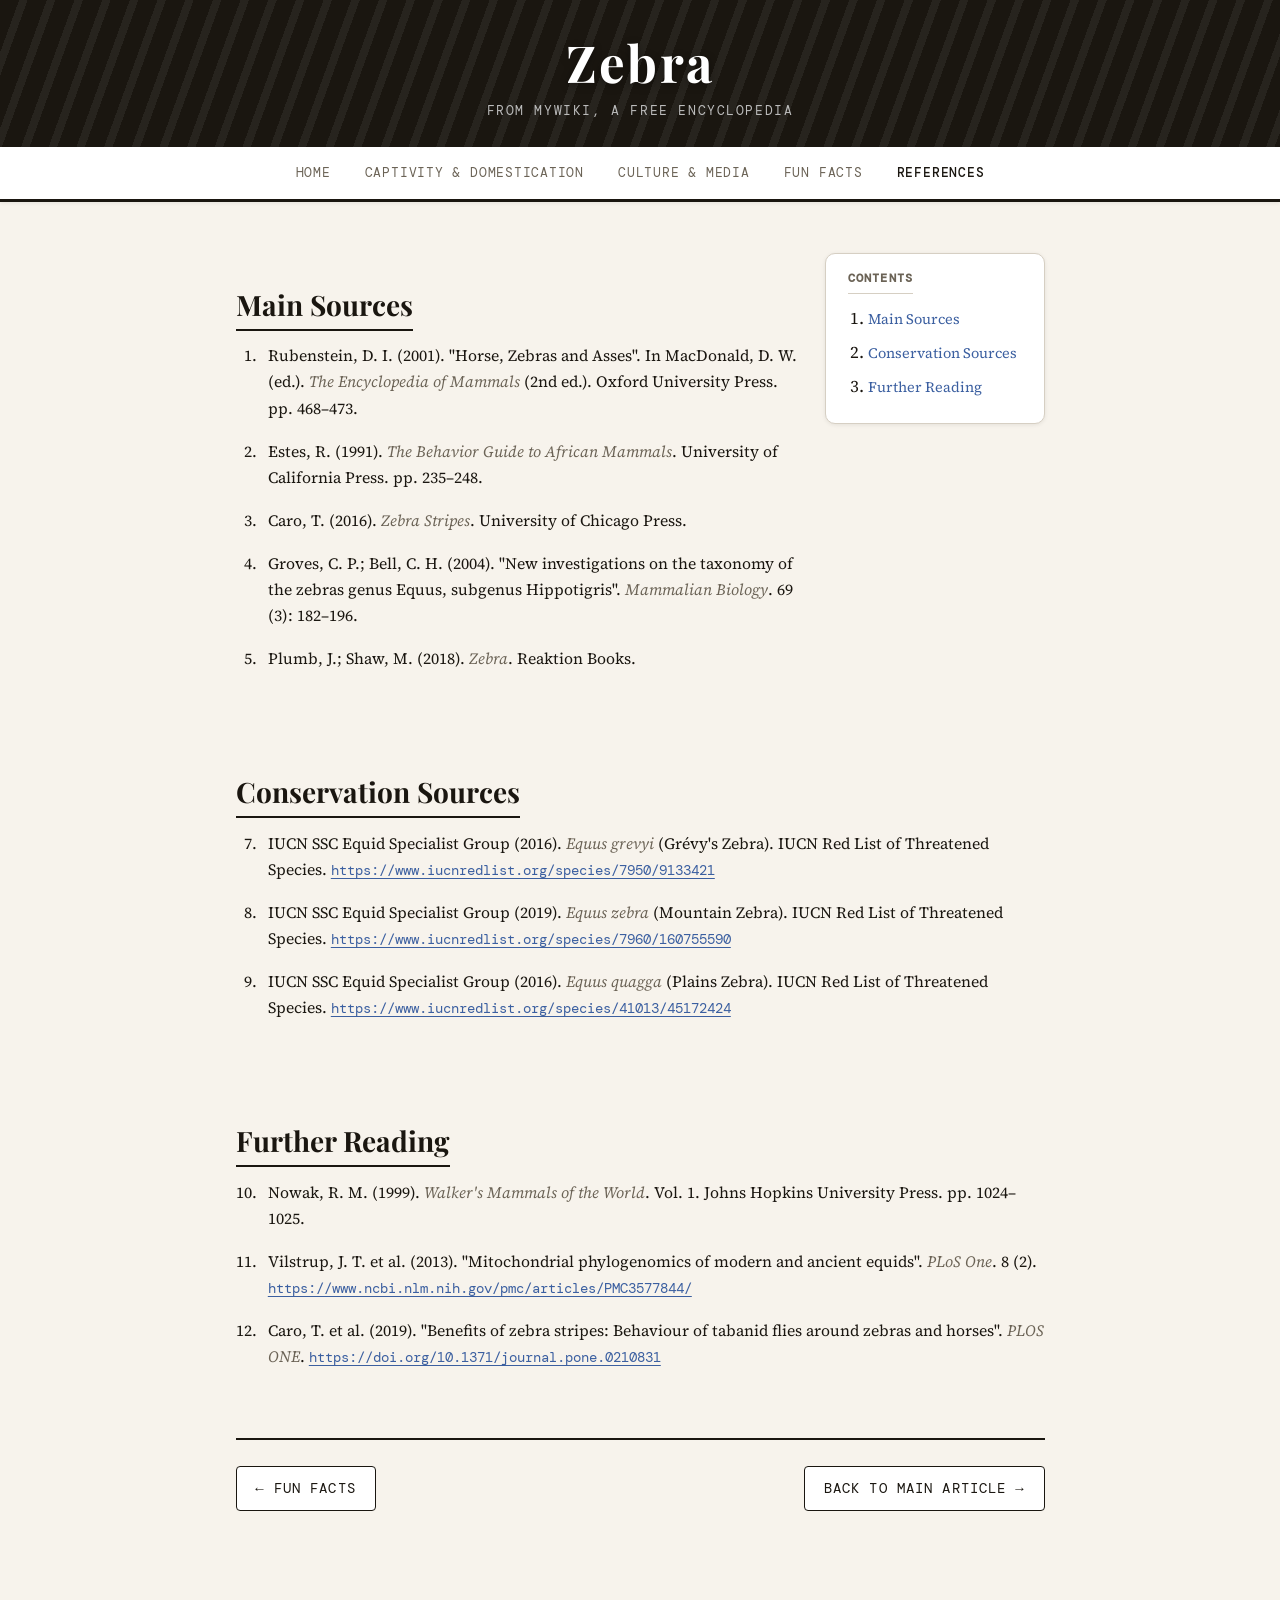
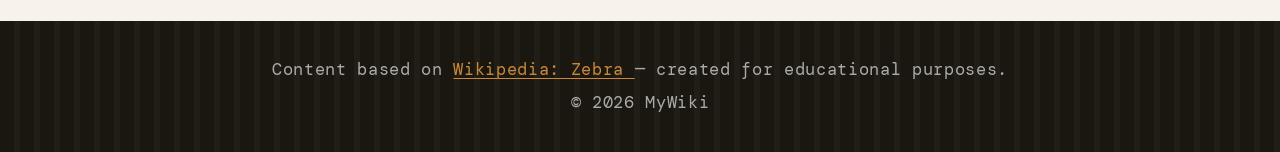
<file: references.html>
<!DOCTYPE html>
<html lang="en">

<head>
  <meta charset="UTF-8">
  <meta name="viewport" content="width=device-width, initial-scale=1.0">
  <meta name="description" content="References and sources for the Zebra MyWiki website">
  <title>Zebra - References | MyWiki</title>

  <!-- =============================================
       CSS LINK - teammate links stylesheet here
       ============================================= -->
  <link rel="stylesheet" href="style.css">     
  <link rel="icon" href="favicon.svg" type="image/svg+xml">
</head>

<body>

  <!-- =============================================
       HEADER
       CSS teammate: match styling to index.html header
       ============================================= -->
  <header>
    <h1>Zebra</h1>
    <p>From MyWiki, a free encyclopedia</p>
  </header>

  <!-- =============================================
       SITE NAV - links to all pages
       CSS teammate: style as horizontal nav bar across top
       JS teammate: could highlight active page
       ============================================= -->
  <nav aria-label="Site navigation">
    <ul>
      <li><a href="index.html">Home</a></li>
      <li><a href="captivity.html">Captivity &amp; Domestication</a></li>
      <li><a href="culture.html">Culture &amp; Media</a></li>
      <li><a href="funfacts.html">Fun Facts</a></li>
      <li><a href="references.html" class="active">References</a></li>
    </ul>
  </nav>

  <main>

    <!-- =============================================
         TABLE OF CONTENTS
         CSS teammate: sticky left sidebar, match index.html TOC style
         ============================================= -->
    <nav class="toc" aria-label="Table of contents">
      <h2>Contents</h2>
      <ol>
        <li><a href="#main-sources">Main Sources</a></li>
        <li><a href="#conservation">Conservation Sources</a></li>
        <li><a href="#further-reading">Further Reading</a></li>
      </ol>
    </nav>

    <!-- =============================================
         SECTION 1 - MAIN SOURCES
         ============================================= -->
    <section id="main-sources" aria-labelledby="main-sources-heading">
      <h2 id="main-sources-heading">Main Sources</h2>

      <ol class="references-list">

        <li id="ref-2">
          Rubenstein, D. I. (2001). "Horse, Zebras and Asses". In MacDonald, D. W. (ed.).
          <em>The Encyclopedia of Mammals</em> (2nd ed.). Oxford University Press. pp. 468–473.
        </li>
        <li id="ref-3">
          Estes, R. (1991). <em>The Behavior Guide to African Mammals</em>.
          University of California Press. pp. 235–248.
        </li>
        <li id="ref-4">
          Caro, T. (2016). <em>Zebra Stripes</em>. University of Chicago Press.
        </li>
        <li id="ref-5">
          Groves, C. P.; Bell, C. H. (2004). "New investigations on the taxonomy of the
          zebras genus Equus, subgenus Hippotigris".
          <em>Mammalian Biology</em>. 69 (3): 182–196.
        </li>
        <li id="ref-6">
          Plumb, J.; Shaw, M. (2018). <em>Zebra</em>. Reaktion Books.
        </li>
      </ol>

    </section>

    <!-- =============================================
         SECTION 2 - CONSERVATION SOURCES
         ============================================= -->
    <section id="conservation" aria-labelledby="conservation-heading">
      <h2 id="conservation-heading">Conservation Sources</h2>

      <ol class="references-list" start="7">
        <li id="ref-7">
          IUCN SSC Equid Specialist Group (2016).
          <em>Equus grevyi</em> (Grévy's Zebra). IUCN Red List of Threatened Species.
          <a href="https://www.iucnredlist.org/species/7950/89624491" target="_blank" rel="noopener noreferrer">
            https://www.iucnredlist.org/species/7950/9133421
          </a>
        </li>
        <li id="ref-8">
          IUCN SSC Equid Specialist Group (2019).
          <em>Equus zebra</em> (Mountain Zebra). IUCN Red List of Threatened Species.
          <a href="https://www.iucnredlist.org/species/7960/160755590" target="_blank" rel="noopener noreferrer">
            https://www.iucnredlist.org/species/7960/160755590
          </a>
        </li>
        <li id="ref-9">
          IUCN SSC Equid Specialist Group (2016).
          <em>Equus quagga</em> (Plains Zebra). IUCN Red List of Threatened Species.
          <a href="https://www.iucnredlist.org/species/41013/45172424" target="_blank" rel="noopener noreferrer">
            https://www.iucnredlist.org/species/41013/45172424
          </a>
        </li>
      </ol>

    </section>

    <!-- =============================================
         SECTION 3 - FURTHER READING
         ============================================= -->
    <section id="further-reading" aria-labelledby="further-reading-heading">
      <h2 id="further-reading-heading">Further Reading</h2>

      <ol class="references-list" start="10">
        <li id="ref-10">
          Nowak, R. M. (1999). <em>Walker's Mammals of the World</em>. Vol. 1.
          Johns Hopkins University Press. pp. 1024–1025.
        </li>
        <li id="ref-11">
          Vilstrup, J. T. et al. (2013). "Mitochondrial phylogenomics of modern and ancient equids".
          <em>PLoS One</em>. 8 (2).
          <a href="https://www.ncbi.nlm.nih.gov/pmc/articles/PMC3577844/" target="_blank" rel="noopener noreferrer">
            https://www.ncbi.nlm.nih.gov/pmc/articles/PMC3577844/
          </a>
        </li>
        <li id="ref-12">
          Caro, T. et al. (2019). "Benefits of zebra stripes: Behaviour of tabanid flies around
          zebras and horses". <em>PLOS ONE</em>.
          <a href="https://doi.org/10.1371/journal.pone.0210831" target="_blank" rel="noopener noreferrer">
            https://doi.org/10.1371/journal.pone.0210831
          </a>
        </li>
      </ol>

    </section>

    <!-- =============================================
         PAGE NAV
         CSS teammate: style as bottom nav bar
         ============================================= -->
    <nav class="page-nav" aria-label="Page navigation">
      <a href="funfacts.html">&larr; Fun Facts</a>
      <a href="index.html">Back to Main Article &rarr;</a>
    </nav>

  </main>

  <!-- =============================================
       FOOTER
       CSS teammate: match index.html footer styling
       ============================================= -->
  <footer>
    <p>
      Content based on
      <a href="https://en.wikipedia.org/wiki/Zebra" target="_blank" rel="noopener noreferrer">
        Wikipedia: Zebra
      </a>
      &mdash; created for educational purposes.
    </p>
    <p>&copy; 2026 MyWiki</p>
  </footer>

  <!-- =============================================
       JAVASCRIPT - teammate adds scripts here
       Placed at bottom of body for performance
       ============================================= -->
  <script src="main.js"></script>

</body>
</html>
</file>
<file: style.css>
@import url('https://fonts.googleapis.com/css2?family=Playfair+Display:ital,wght@0,400;0,700;1,400&family=Source+Serif+4:ital,opsz,wght@0,8..60,300;0,8..60,400;0,8..60,600;1,8..60,300&family=DM+Mono:wght@400;500&display=swap');

:root {
  --color-bg:        #f7f3ec;
  --color-surface:   #ffffff;
  --color-surface2:  #f0ebe1;
  --color-text:      #1a1610;
  --color-muted:     #6b6356;
  --color-border:    #d6cfc3;
  --color-stripe:    #1a1610;
  --color-accent:    #c8873a;
  --color-accent2:   #4a7c59;
  --color-danger:    #b84c2e;
  --color-link:      #3b5fa0;
  --color-link-hover:#c8873a;

  --font-display:    'Playfair Display', Georgia, serif;
  --font-body:       'Source Serif 4', Georgia, serif;
  --font-mono:       'DM Mono', 'Courier New', monospace;

  --radius:          4px;
  --radius-lg:       10px;
  --shadow-sm:       0 1px 4px rgba(0,0,0,0.08);
  --shadow-md:       0 4px 16px rgba(0,0,0,0.12);
  --shadow-lg:       0 8px 32px rgba(0,0,0,0.16);

  --stripe-width:    5px;
  --nav-height:      58px;
  --content-max:     860px;
}

*, *::before, *::after {
  box-sizing: border-box;
  margin: 0;
  padding: 0;
  scrollbar-width: none;
  -ms-overflow-style: none;
}

*::-webkit-scrollbar {
  display: none;
}

html {
  font-size: 17px;
  scroll-behavior: smooth;
  background: var(--color-bg);
  overflow-x: hidden;
}

body {
  font-family: var(--font-body);
  color: var(--color-text);
  line-height: 1.75;
  background: var(--color-bg);
  min-height: 100vh;
  overflow-x: hidden;
}

::selection {
  background: #fde6b8;
  color: var(--color-text);
}

h1, h2, h3, h4 {
  font-family: var(--font-display);
  line-height: 1.25;
  font-weight: 700;
}

h2 {
  font-size: 1.65rem;
  margin-top: 2.5rem;
  margin-bottom: 0.75rem;
  color: var(--color-stripe);
  padding-bottom: 0.4rem;

  display: table;
  border-bottom: 2px solid var(--color-stripe);
}

h3 {
  font-size: 1.2rem;
  margin-top: 1.75rem;
  margin-bottom: 0.5rem;
  color: var(--color-muted);
  font-style: italic;
}

p {
  margin-bottom: 1.1rem;
  font-size: 1rem;
}

em {
  font-style: italic;
  color: var(--color-muted);
}

strong {
  font-weight: 600;
  color: var(--color-text);
}

a {
  color: var(--color-link);
  text-decoration: underline;
  text-underline-offset: 3px;
  transition: color 0.2s ease;
}

a:hover {
  color: var(--color-link-hover);
}

header {
  background: var(--color-stripe);
  color: #fff;
  padding: 1.8rem 2rem 1.5rem;
  text-align: center;
  position: relative;
  overflow: hidden;
}

header::before {
  content: '';
  position: absolute;
  inset: 0;
  background: repeating-linear-gradient(
    110deg,
    transparent 0px,
    transparent 18px,
    rgba(255,255,255,0.06) 18px,
    rgba(255,255,255,0.06) 26px
  );
  animation: stripe-drift 18s linear infinite;
  pointer-events: none;
}

@keyframes stripe-drift {
  from { background-position: 0 0; }
  to   { background-position: 200px 0; }
}

header h1 {
  font-family: var(--font-display);
  font-size: 3rem;
  font-weight: 700;
  letter-spacing: 0.04em;
  position: relative;
  z-index: 1;
  text-shadow: 0 2px 8px rgba(0,0,0,0.4);
}

header p {
  font-family: var(--font-mono);
  font-size: 0.78rem;
  letter-spacing: 0.12em;
  color: #bbb;
  text-transform: uppercase;
  margin: 0.25rem 0 0;
  position: relative;
  z-index: 1;
}

nav[aria-label="Site navigation"] {
  background: var(--color-surface);
  border-bottom: 3px solid var(--color-stripe);
  position: sticky;
  top: 0;
  z-index: 100;
  box-shadow: var(--shadow-sm);
  overflow: hidden;
  width: 100%;
}

nav[aria-label="Site navigation"] ul {
  list-style: none;
  display: flex;
  justify-content: center;
  flex-wrap: nowrap;
  gap: 0;
  max-width: 1100px;
  margin: 0 auto;
  padding: 0;
  overflow-x: auto;
}

nav[aria-label="Site navigation"] li a {
  display: block;
  padding: 0.85rem 1rem;
  font-family: var(--font-mono);
  font-size: 0.76rem;
  letter-spacing: 0.06em;
  text-transform: uppercase;
  text-decoration: none;
  white-space: nowrap;
  color: var(--color-muted);
  border-bottom: 3px solid transparent;
  margin-bottom: -3px;
  transition: color 0.2s ease, border-color 0.2s ease, background 0.2s ease;
}

nav[aria-label="Site navigation"] li a:hover {
  color: var(--color-text);
  background: var(--color-surface2);
  border-bottom-color: var(--color-accent);
}

nav[aria-label="Site navigation"] li a.active {
  color: var(--color-text);
  font-weight: 500;
  border-bottom-color: var(--color-stripe);
}

main {
  max-width: var(--content-max);
  margin: 2.5rem auto;
  padding: 0 1.5rem 4rem;
}

.top-section {
  margin-bottom: 1.5rem;
}

.top-section .content > p:first-of-type {
  font-size: 1.08rem;
  line-height: 1.8;
  background: var(--color-surface);
  border-left: var(--stripe-width) solid var(--color-stripe);
  padding: 1.2rem 1.4rem;
  border-radius: 0 var(--radius) var(--radius) 0;
  box-shadow: var(--shadow-sm);
  margin-bottom: 1.5rem;
}

.infobox {
  float: right;
  clear: right;
  background: var(--color-surface);
  border: 1px solid var(--color-border);
  border-top: 4px solid var(--color-stripe);
  border-radius: var(--radius-lg);
  padding: 0;
  width: 270px;
  max-width: 100%;
  margin: 0 0 1.2rem 1.5rem;
  box-shadow: var(--shadow-sm);
  font-size: 0.84rem;
  overflow: hidden;
  scrollbar-width: none;
  -ms-overflow-style: none;
}

.infobox::-webkit-scrollbar {
  display: none;
}

.infobox-title {
  background: var(--color-stripe);
  color: #fff;
  text-align: center;
  font-family: var(--font-display);
  font-size: 1rem;
  font-weight: 700;
  padding: 0.6rem 0.8rem;
  letter-spacing: 0.04em;
}

.infobox-subtitle {
  text-align: center;
  font-family: var(--font-mono);
  font-size: 0.72rem;
  color: var(--color-muted);
  font-style: italic;
  padding: 0.35rem 0.8rem 0.5rem;
  border-bottom: 1px solid var(--color-border);
  letter-spacing: 0.03em;
}

.infobox table {
  width: 100%;
  border-collapse: collapse;
  overflow: hidden;
}

.infobox table tr {
  border-bottom: 1px solid var(--color-border);
}

.infobox table tr:last-child {
  border-bottom: none;
}

.infobox table th {
  text-align: left;
  font-family: var(--font-mono);
  font-size: 0.7rem;
  text-transform: uppercase;
  letter-spacing: 0.06em;
  color: var(--color-muted);
  padding: 0.45rem 0.5rem 0.45rem 0.8rem;
  width: 42%;
  vertical-align: top;
  font-weight: 500;
  background: var(--color-surface2);
}

.infobox table td {
  padding: 0.45rem 0.8rem 0.45rem 0.4rem;
  color: var(--color-text);
  vertical-align: top;
  line-height: 1.45;
}

.infobox-status {
  display: inline-block;
  font-family: var(--font-mono);
  font-size: 0.68rem;
  padding: 0.1rem 0.45rem;
  border-radius: 20px;
  font-weight: 500;
  letter-spacing: 0.05em;
}

.status-endangered      { background: #fde8e0; color: #b84c2e; }
.status-vulnerable      { background: #fef3cd; color: #8a6200; }
.status-near-threatened { background: #e0f0e8; color: #2d6a46; }

.explore-section {
  margin: 2rem 0 2.5rem;
  clear: both;
}

.explore-section > p {
  font-family: var(--font-mono);
  font-size: 0.72rem;
  text-transform: uppercase;
  letter-spacing: 0.1em;
  color: var(--color-muted);
  margin: 0 0 0.9rem;
}

.explore-grid {
  display: grid;
  grid-template-columns: repeat(auto-fit, minmax(175px, 1fr));
  gap: 0.85rem;
}

.explore-card {
  display: block;
  text-decoration: none;
  background: var(--color-surface);
  border: 1.5px solid var(--color-border);
  border-radius: var(--radius-lg);
  padding: 1rem 1.1rem;
  transition: border-color 0.2s, box-shadow 0.2s, transform 0.15s;
  position: relative;
  overflow: hidden;
}

.explore-card::before {
  content: '';
  position: absolute;
  top: 0; left: 0; right: 0;
  height: 3px;
  background: var(--color-stripe);
  transform: scaleX(0);
  transform-origin: left;
  transition: transform 0.25s ease;
}

.explore-card:hover {
  border-color: var(--color-stripe);
  box-shadow: var(--shadow-md);
  transform: translateY(-2px);
}

.explore-card:hover::before {
  transform: scaleX(1);
}

.explore-card-icon {
  font-size: 1.6rem;
  margin-bottom: 0.4rem;
  display: block;
}

.explore-card-label {
  font-family: var(--font-mono);
  font-size: 0.7rem;
  text-transform: uppercase;
  letter-spacing: 0.08em;
  color: var(--color-muted);
  display: block;
  margin-bottom: 0.15rem;
}

.explore-card-title {
  font-family: var(--font-display);
  font-size: 1rem;
  font-weight: 700;
  color: var(--color-text);
  display: block;
  line-height: 1.25;
}

nav.toc {
  background: var(--color-surface);
  border: 1px solid var(--color-border);
  border-radius: var(--radius-lg);
  padding: 1rem 1.3rem;
  display: inline-block;
  min-width: 220px;
  max-width: 320px;
  box-shadow: var(--shadow-sm);
  margin: 0.5rem 0 1.5rem;
  float: right;
  margin-left: 1.5rem;
}

nav.toc h2 {
  font-family: var(--font-mono);
  font-size: 0.72rem;
  text-transform: uppercase;
  letter-spacing: 0.1em;
  color: var(--color-muted);
  border-bottom: 1px solid var(--color-border);
  padding-bottom: 0.4rem;
  margin: 0 0 0.6rem;
}

nav.toc ol {
  list-style: decimal;
  padding-left: 1.2rem;
}

nav.toc ol li {
  margin-bottom: 0.25rem;
}

nav.toc ol li a {
  font-family: var(--font-body);
  font-size: 0.85rem;
  text-decoration: none;
  color: var(--color-link);
}

nav.toc ol li a:hover {
  color: var(--color-link-hover);
  text-decoration: underline;
}

section {
  margin-bottom: 2.5rem;

  display: flow-root;

  opacity: 0;
  transform: translateY(20px);
  transition: opacity 0.55s ease, transform 0.55s ease;
}

section.visible {
  opacity: 1;
  transform: translateY(0);
}

.species-comparison-table {
  width: 100%;
  border-collapse: collapse;
  font-size: 0.88rem;
  margin: 1.5rem 0 2rem;
  box-shadow: var(--shadow-md);
  border-radius: var(--radius-lg);
  overflow: hidden;
}

.species-comparison-table thead tr {
  background: var(--color-stripe) !important;
  color: #fff;
}

.species-comparison-table thead th {
  padding: 0.75rem 1rem;
  text-align: left;
  font-family: var(--font-mono);
  font-size: 0.75rem;
  letter-spacing: 0.06em;
  text-transform: uppercase;
  font-weight: 500;
  border: none !important;
}

.species-comparison-table tbody tr {
  background: var(--color-surface);
  border-bottom: 1px solid var(--color-border);
  transition: background 0.2s ease;
}

.species-comparison-table tbody tr:nth-child(even) {
  background: var(--color-surface2);
}

.species-comparison-table tbody tr:hover {
  background: #fde6b8;
}

.species-comparison-table tbody td {
  padding: 0.9rem 1rem;
  vertical-align: top;
  border: none;
  line-height: 1.55;
}

.species-comparison-table tbody td:first-child {
  font-weight: 600;
  white-space: nowrap;
}

figure {
  margin: 1.5rem 0;
  text-align: center;
}

figure img {
  max-width: 100%;
  border-radius: var(--radius-lg);
  box-shadow: var(--shadow-md);
  border: 3px solid var(--color-border);
  display: block;
  margin: 0 auto;
}

figcaption {
  font-family: var(--font-mono);
  font-size: 0.76rem;
  color: var(--color-muted);
  margin-top: 0.5rem;
  font-style: italic;
  letter-spacing: 0.02em;
}

main h2 + p {

}

.fact-card {
  background: var(--color-surface);
  border-radius: var(--radius-lg);
  padding: 1.4rem 1.6rem;
  margin-bottom: 1.2rem;
  border-left: 5px solid var(--color-stripe);
  box-shadow: var(--shadow-sm);
  position: relative;
  overflow: hidden;

  opacity: 0;
  transform: translateX(-30px);
  transition: opacity 0.5s ease, transform 0.5s ease, box-shadow 0.25s ease, border-color 0.25s ease;
}

.fact-card.visible {
  opacity: 1;
  transform: translateX(0);
}

.fact-card:hover {
  box-shadow: var(--shadow-md);
  border-left-color: var(--color-accent);
}

.fact-card::before {
  content: attr(data-num);
  position: absolute;
  top: 0.7rem;
  right: 1rem;
  font-family: var(--font-display);
  font-size: 3.5rem;
  font-weight: 700;
  color: rgba(0,0,0,0.04);
  line-height: 1;
  pointer-events: none;
}

.fact-card h2 {
  font-size: 1rem;
  font-family: var(--font-mono);
  text-transform: uppercase;
  letter-spacing: 0.08em;
  font-weight: 500;
  color: var(--color-accent);
  border: none;
  margin: 0 0 0.4rem;
  padding: 0;
}

.fact-card p {
  margin: 0;
  font-size: 0.97rem;
}

.fact-card .fact-icon {
  font-size: 1.6rem;
  margin-bottom: 0.5rem;
  display: block;
}

.funfacts-page-title {
  font-family: var(--font-display);
  font-size: 2.2rem;
  margin-bottom: 0.3rem;
  margin-top: 0;
}

.funfacts-intro {
  font-family: var(--font-mono);
  font-size: 0.82rem;
  color: var(--color-muted);
  letter-spacing: 0.05em;
  margin-bottom: 2rem;
  text-transform: uppercase;
}

.stripe-divider {
  height: 8px;
  background: repeating-linear-gradient(
    90deg,
    var(--color-stripe) 0px,
    var(--color-stripe) 20px,
    transparent 20px,
    transparent 36px
  );
  border-radius: 4px;
  margin: 2rem 0;
  opacity: 0.15;
}

.references-list {
  list-style: decimal;
  padding-left: 1.5rem;
}

.references-list li {
  margin-bottom: 1rem;
  font-size: 0.93rem;
  line-height: 1.65;
  padding-left: 0.4rem;
}

.references-list li a {
  word-break: break-all;
  font-family: var(--font-mono);
  font-size: 0.8rem;
}

nav.page-nav {
  display: flex;
  justify-content: space-between;
  align-items: center;
  margin-top: 3rem;
  padding-top: 1.5rem;
  border-top: 2px solid var(--color-stripe);
  gap: 1rem;
  flex-wrap: wrap;
}

nav.page-nav a {
  font-family: var(--font-mono);
  font-size: 0.82rem;
  text-transform: uppercase;
  letter-spacing: 0.08em;
  text-decoration: none;
  color: var(--color-text);
  background: var(--color-surface);
  border: 1.5px solid var(--color-stripe);
  padding: 0.55rem 1.1rem;
  border-radius: var(--radius);
  transition: background 0.2s ease, color 0.2s ease, transform 0.15s ease;
}

nav.page-nav a:hover {
  background: var(--color-stripe);
  color: #fff;
  transform: translateY(-1px);
}

footer {
  background: var(--color-stripe);
  color: #aaa;
  text-align: center;
  padding: 1.8rem 1.5rem;
  font-family: var(--font-mono);
  font-size: 0.78rem;
  letter-spacing: 0.05em;
  position: relative;
  overflow: hidden;
}

footer::before {
  content: '';
  position: absolute;
  inset: 0;
  background: repeating-linear-gradient(
    90deg,
    transparent 0px,
    transparent 14px,
    rgba(255,255,255,0.03) 14px,
    rgba(255,255,255,0.03) 20px
  );
  pointer-events: none;
}

footer p {
  margin: 0.2rem 0;
  position: relative;
  z-index: 1;
}

footer a {
  color: var(--color-accent);
  text-decoration: underline;
}

footer a:hover {
  color: #fff;
}

#queen-charlotte {
  background: var(--color-surface);
  border: 1px solid var(--color-border);
  border-radius: var(--radius-lg);
  padding: 1.5rem;
  box-shadow: var(--shadow-sm);
  position: relative;
}

#queen-charlotte::before {
  content: '👑';
  position: absolute;
  top: 1rem;
  right: 1.2rem;
  font-size: 1.5rem;
  opacity: 0.5;
}

#back-to-top {
  position: fixed;
  bottom: 1.8rem;
  right: 1.8rem;
  width: 44px;
  height: 44px;
  background: var(--color-stripe);
  color: #fff;
  border: none;
  border-radius: 50%;
  font-size: 1.1rem;
  cursor: pointer;
  display: flex;
  align-items: center;
  justify-content: center;
  box-shadow: var(--shadow-md);
  opacity: 0;
  transform: translateY(10px);
  transition: opacity 0.3s ease, transform 0.3s ease, background 0.2s ease;
  z-index: 200;
  pointer-events: none;
}

#back-to-top.visible {
  opacity: 1;
  transform: translateY(0);
  pointer-events: all;
}

#back-to-top:hover {
  background: var(--color-accent);
}

nav.toc ol li a.toc-active {
  color: var(--color-accent);
  font-weight: 600;
}

#progress-bar {
  position: fixed;
  top: 0;
  left: 0;
  height: 3px;
  background: var(--color-accent);
  width: 0%;
  z-index: 9999;
  transition: width 0.1s linear;
}

@media (max-width: 680px) {
  html { font-size: 15px; }

  header h1 { font-size: 2.1rem; }

  nav[aria-label="Site navigation"] li a {
    padding: 0.7rem 0.7rem;
    font-size: 0.7rem;
  }

  nav.toc {
    float: none;
    max-width: 100%;
    width: 100%;
    margin-left: 0;
    margin-bottom: 1.5rem;
  }

  .species-comparison-table {
    font-size: 0.78rem;
    display: block;
    overflow-x: auto;
    white-space: nowrap;
  }

  nav.page-nav {
    flex-direction: column;
    align-items: stretch;
    text-align: center;
  }

  #back-to-top {
    bottom: 1rem;
    right: 1rem;
  }
}

@media (max-width: 420px) {
  nav[aria-label="Site navigation"] ul {
    justify-content: flex-start;
    overflow-x: auto;
    flex-wrap: nowrap;
    -webkit-overflow-scrolling: touch;
  }
  nav[aria-label="Site navigation"] li a {
    white-space: nowrap;
  }
}

@media print {
  header::before, footer::before, #back-to-top, #progress-bar { display: none; }
  nav[aria-label="Site navigation"] { position: static; }
  section { opacity: 1 !important; transform: none !important; }
  .fact-card { opacity: 1 !important; transform: none !important; }
}
</file>
